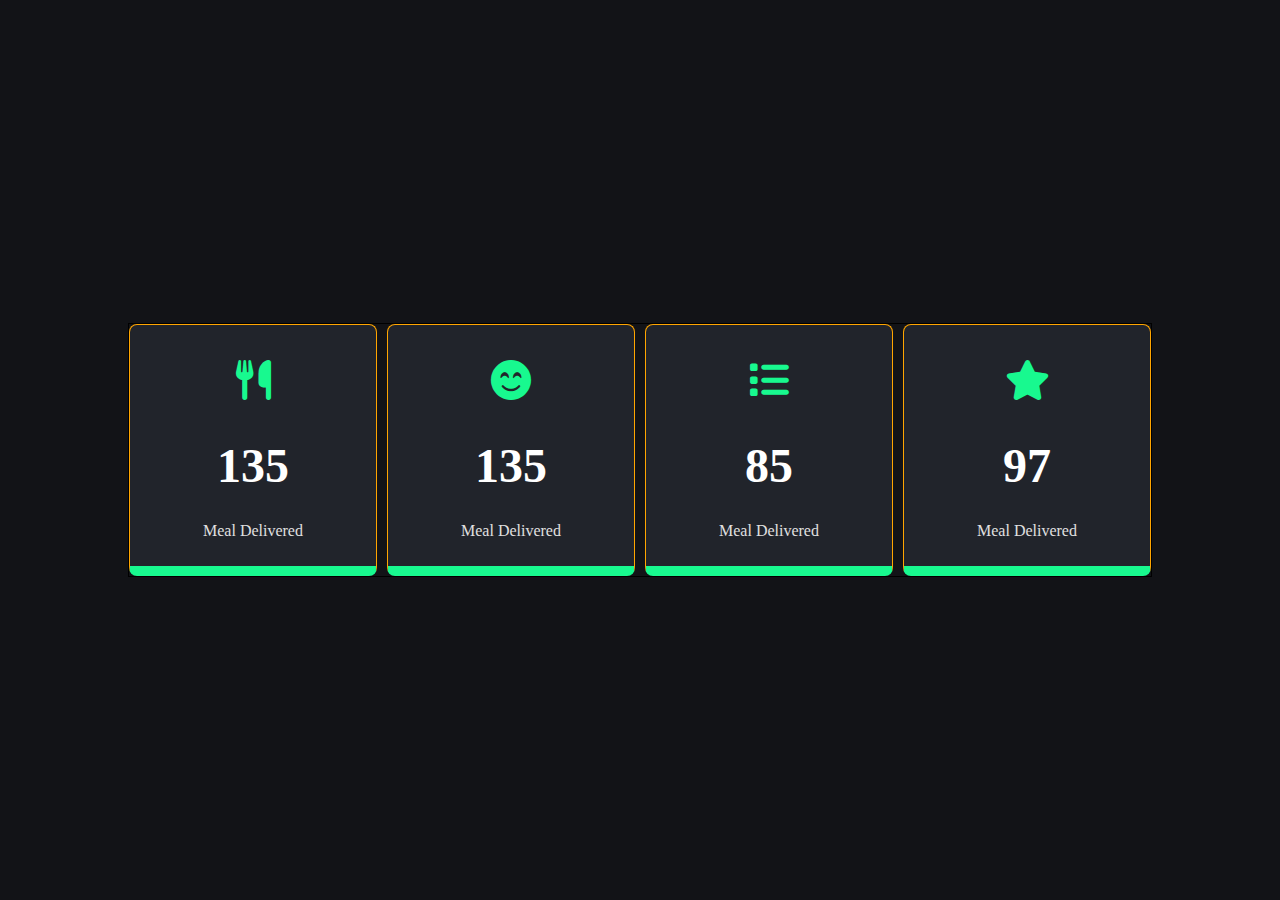
<file: CounterAnimation/index.html>
<!DOCTYPE html>
<html>

<head>
    <meta charset="UTF-8">
    <meta name="viewport" content="width=device-width, initial-scale=1.0">
    <meta http-equiv="X-UA-Compatible" content="IE-edge">
    <link rel="stylesheet" href="https://cdnjs.cloudflare.com/ajax/libs/font-awesome/6.4.0/css/all.min.css">    <link rel="icon" href="assets/counter.png">
    <link rel="stylesheet" href="style.css">
    <title>Counter Animation</title>
    <script src="script.js" defer></script>

</head>

<body>
    <div class="wrapper">
        <div class="container">
            <i class="fa-solid fa-utensils"></i>
            <span class="number" data-value="400">000</span>
            <span class="text">Meal Delivered</span>
        </div>
    
        <div class="container">
            <i class="fa-solid fa-smile-beam"></i>
            <span class="number" data-value="340">000</span>
            <span class="text">Meal Delivered</span>
        </div>
    
        <div class="container">
            <i class="fa-solid fa-list"></i>
            <span class="number" data-value="225">000</span>
            <span class="text">Meal Delivered</span>
        </div>
    
        <div class="container">
            <i class="fa-solid fa-star"></i>
            <span class="number" data-value="280">000</span>
            <span class="text">Meal Delivered</span>
        </div>
    </div>
</body>

</html>
</file>
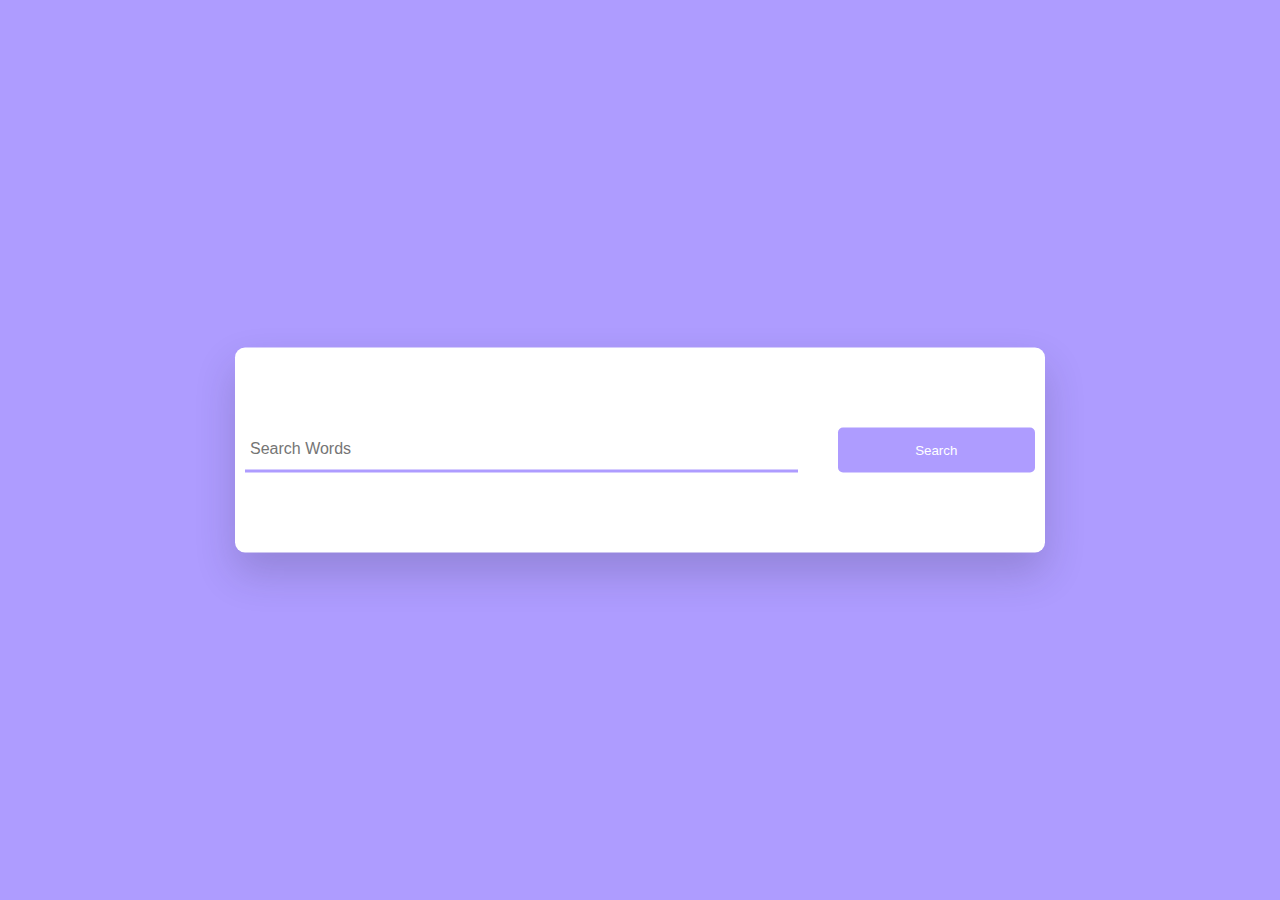
<file: Dictionary/index.html>
<!DOCTYPE html>
<html lang="en">
    <head>
        <meta charset="UTF-8">
        <meta name="viewport" content="width=device-width, initial-scale=1.0">
        <meta http-equiv="X-UA-Compatible" content="IE=edge">
        <link rel="stylesheet" href="https://cdnjs.cloudflare.com/ajax/libs/font-awesome/6.7.2/css/all.min.css">
        <link rel="icon" href="assets/dictionary.png">
        <link rel="stylesheet" href="style.css">
        <script src="script.js" defer></script>
        <title>Dictionary</title>
    </head>
    <body>
        <audio id="sound"></audio>
        <div class="container">
            <div class="search-box">
                <input type="text" placeholder="Search Words" id="inp-word">
                <button id="search-btn">
                    Search
                </button>
            </div>
            <div id="result">
                
            </div>
        </div>
    </body>
</html>
</file>
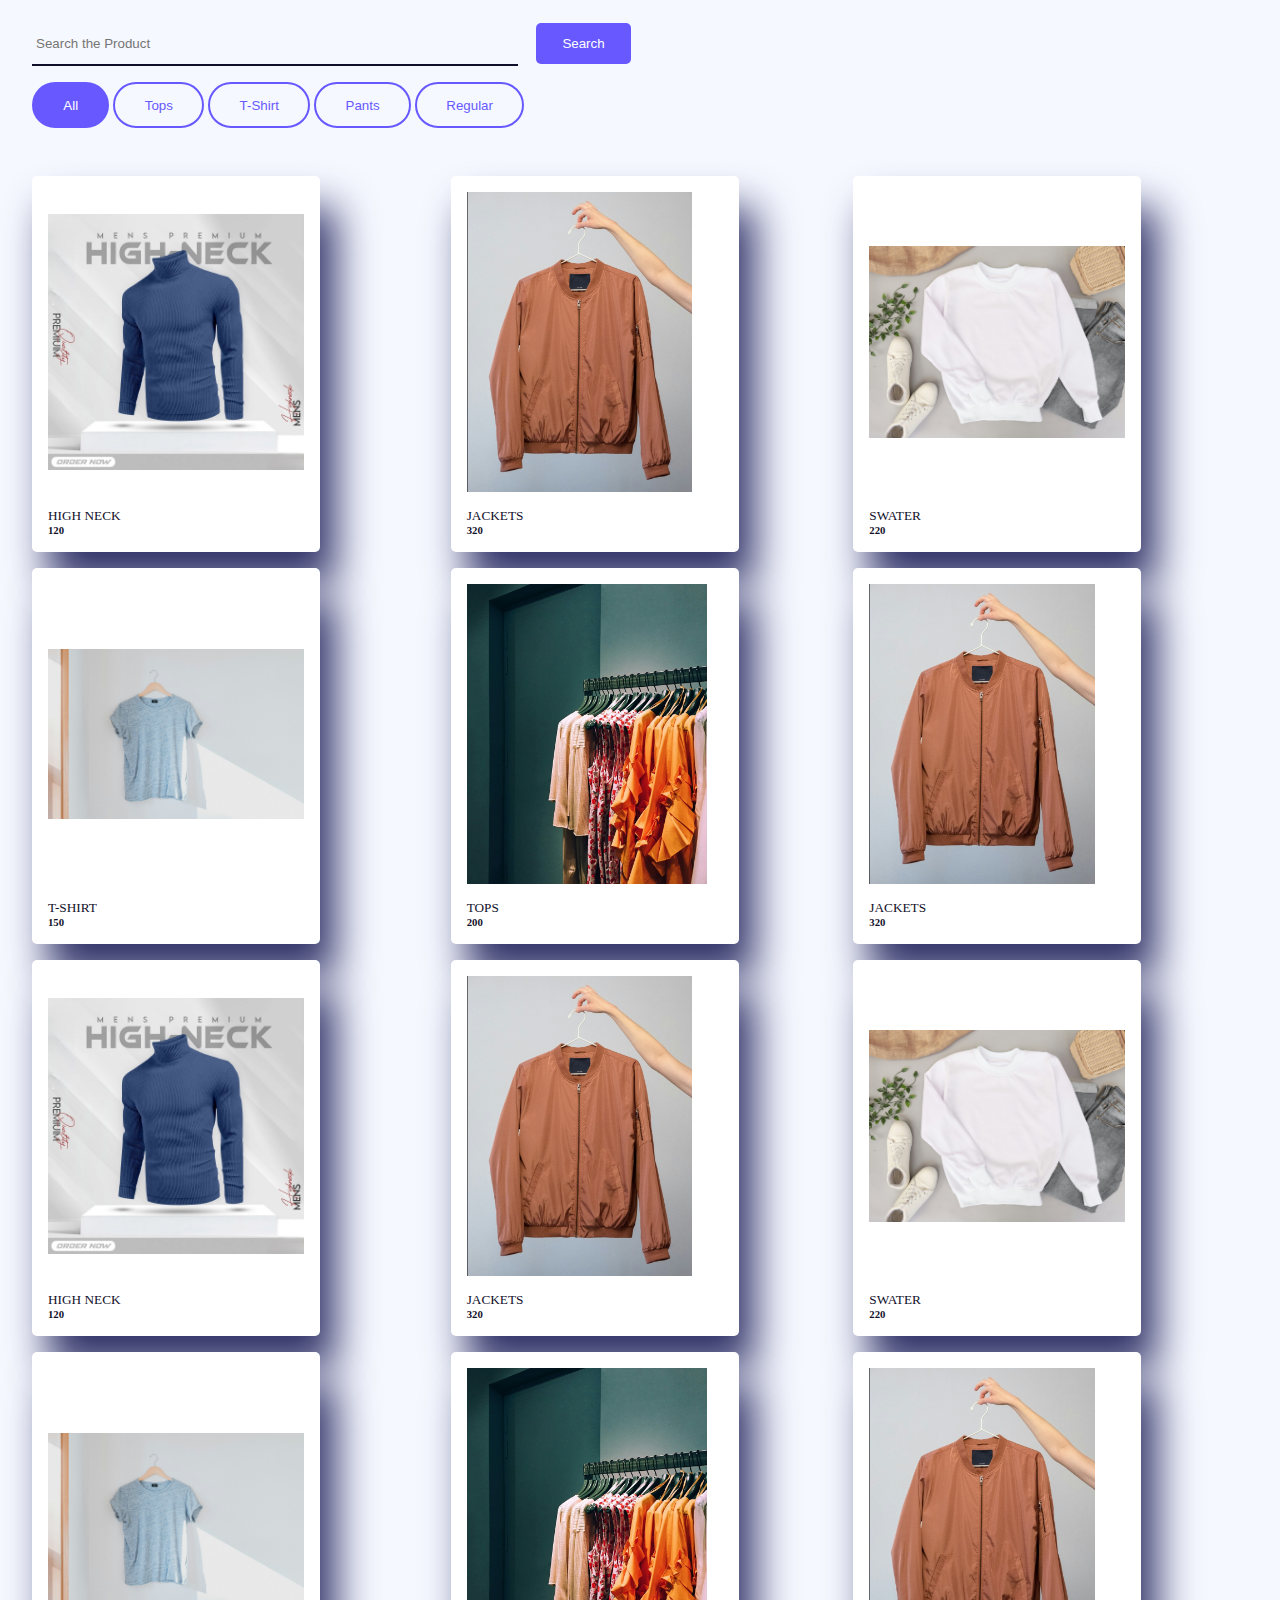
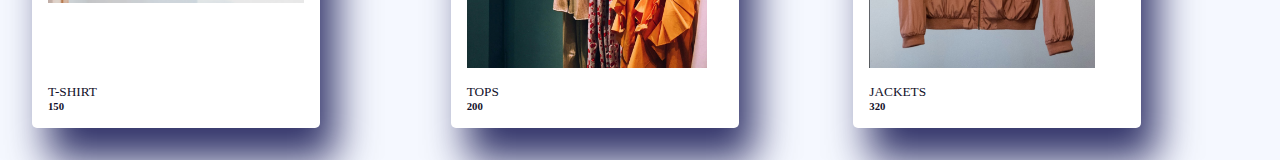
<file: ProductFilterSearch/index.html>
<!DOCTYPE html>
<html>

<head>
    <meta charset="UTF-8">
    <meta name="viewport" content="width=device-width, initial-scale=1.0">
    <meta http-equiv="X-UA-Compatible" content="IE-edge">
    <link rel="preconnect" href="https://fonts.googleapis.com">
    <link rel="preconnect" href="https://fonts.gstatic.com" crossorigin>
    <link
        href="https://fonts.googleapis.com/css2?family=Poppins:ital,wght@0,100;0,200;0,300;0,400;0,500;0,600;0,700;0,800;0,900;1,100;1,200;1,300;1,400;1,500;1,600;1,700;1,800;1,900&display=swap"
        rel="stylesheet">
    <link rel="icon" href="assets/store.png">
    <link rel="stylesheet" href="style.css">
    <title>Product Filter Search</title>
    <script src="script.js" defer></script>
</head>
<body>
    <div class="container">
        <div class="search-container">
            <input type="search" id="search-input" placeholder="Search the Product">
            <button id="search-button">Search</button>
        </div>
        <div id="button">
            <button class="button-value" onclick="filterProduct('All')">All</button>
            <button class="button-value" onclick="filterProduct('Tops')">Tops</button>
            <button class="button-value" onclick="filterProduct('T-Shirt')">T-Shirt</button>
            <button class="button-value" onclick="filterProduct('Pants')">Pants</button>
            <button class="button-value" onclick="filterProduct('Regular')">Regular</button>
        </div>
        <div id="products">

        </div>
    </div>
</body>
</html>
</file>
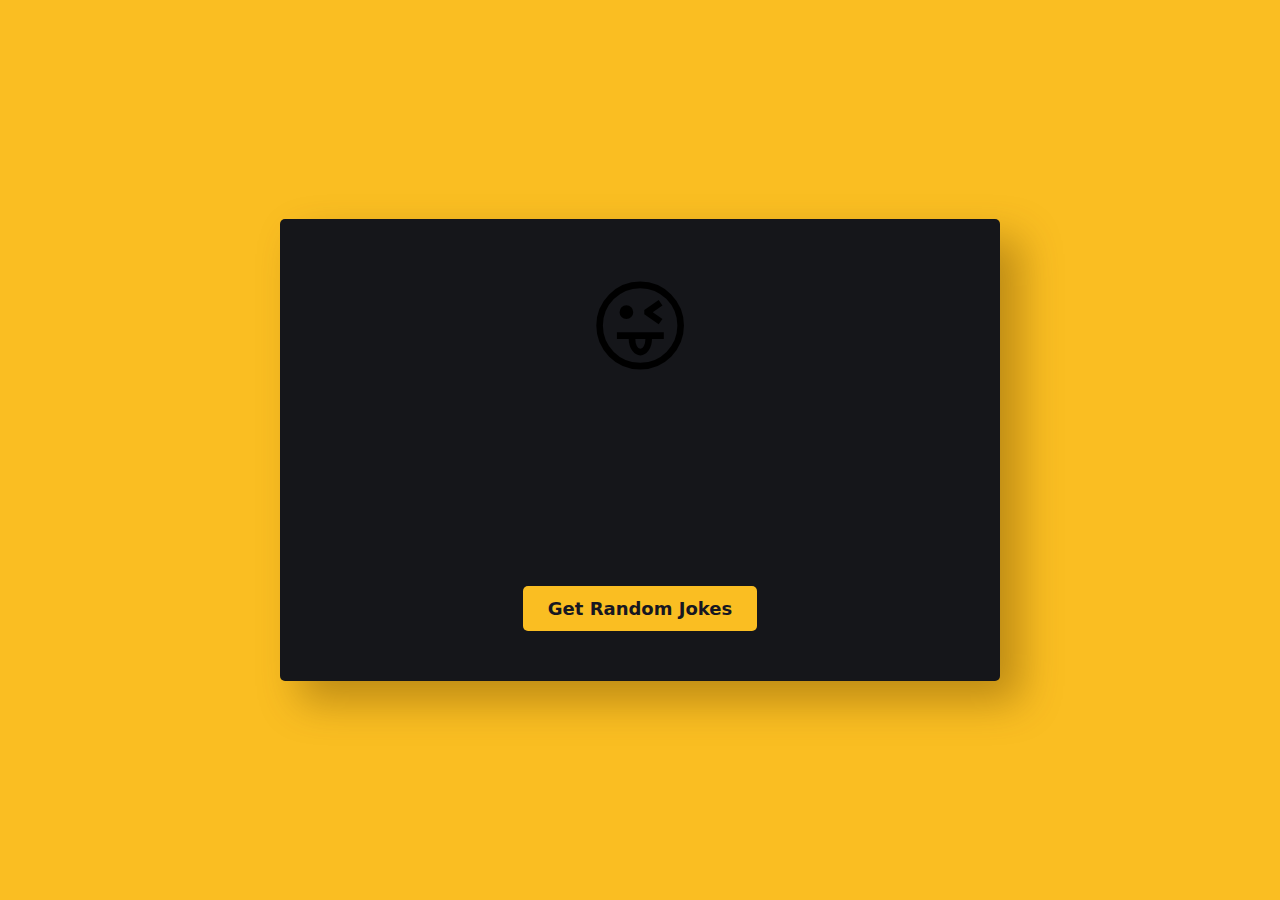
<file: RandomJokeGenerator/index.html>
<!DOCTYPE html>
<html lang="en">

<head>
    <meta charset="UTF-8">
    <meta name="viewport" content="width=device-width, initial-scale=1.0">
    <meta http-equiv="X-UA-Compatible" content="IE-edge">
    <link rel="icon" href="assets/joking.png">
    <link rel="stylesheet" href="style.css">
    <title>Random Joke Generator</title>
    <script src="script.js" defer></script>
</head>

<body>
    <div class="wrapper">
        <span>&#128540;</span>
        <p id="joke-text">
            Lorem ipsum dolor sit amet consectetur adipisicing elit. Quas sint fuga similique explicabo.
            Consectetur
            placeat adipisci inventore! Blanditiis dicta dolorum molestias molestiae ipsa praesentium exercitationem
            cupiditate, velit alias voluptatibus dolore.</p>
        <button id="joke-btn">Get Random Jokes</button>
    </div>
</body>

</html>
</file>
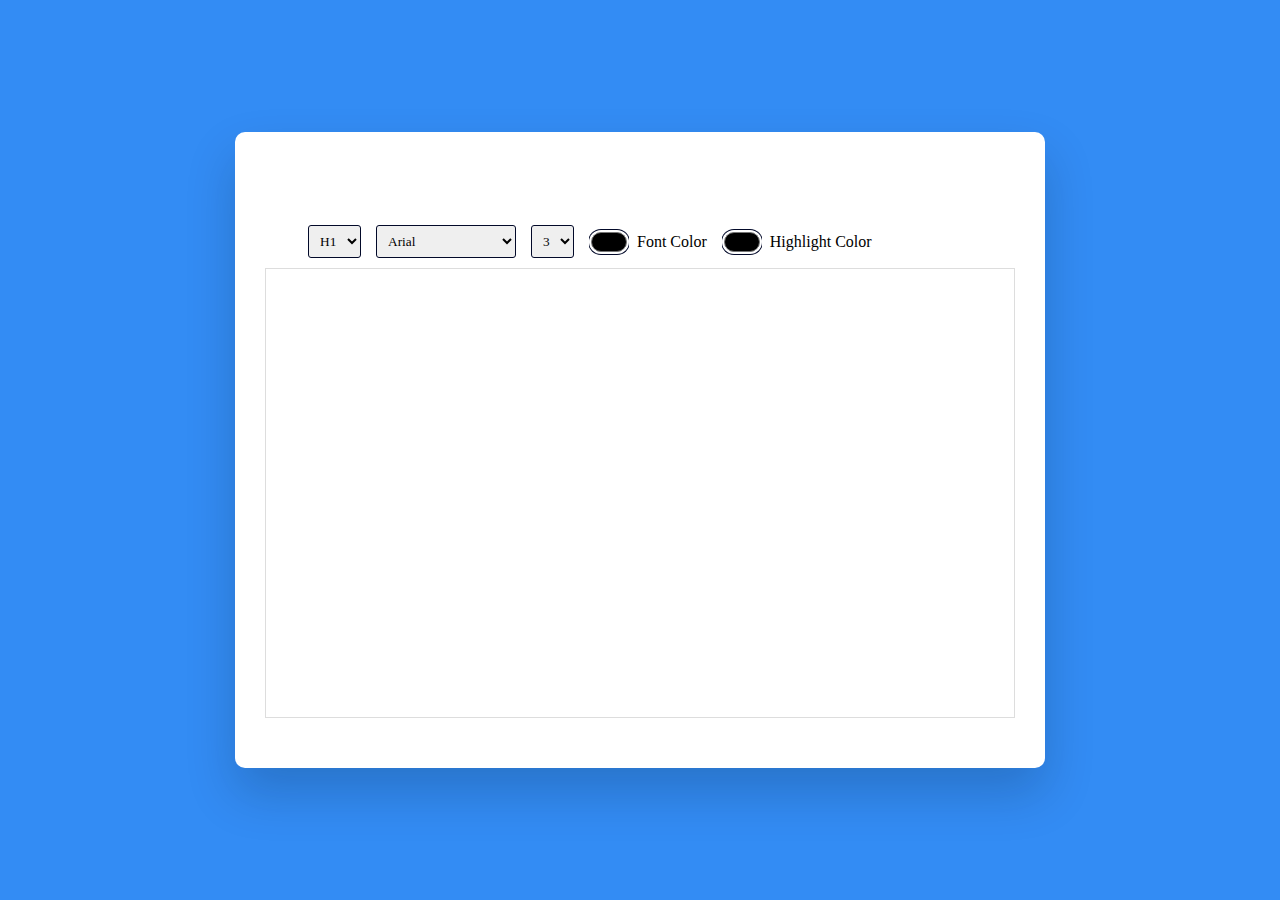
<file: RichTextEditor/index.html>
<!DOCTYPE html>
<html lang="en">

<head>
    <meta charset="UTF-8">
    <meta name="viewport" content="width=device-width, initial-scale=1.0">
    <meta http-equiv="X-UA-Compatible" content="IE=edge">
    <link rel="icon" href="assets/text-editor.png">
    <link rel="stylesheet" href="style.css">
    <link rel="stylesheet" href="https://cdnjs.cloudflare.com/ajax/libs/font-awesome/6.4.0/css/all.min.css"
        integrity="sha512-iecdLmaskl7CVkqkXNQ/ZH/XLlvWZOJyj7Yy7tcenmpD1ypASozpmT/E0iPtmFIB46ZmdtAc9eNBvH0H/ZpiBw=="
        crossorigin="anonymous" referrerpolicy="no-referrer" />
    <title>Rich Text Editor</title>
    <script src="script.js" defer></script>

</head>

<body>
    <div class="container">
        <div class="options">

            <button id="bold" class="option-button format">
                <i class="fa-solid fa-bold"></i>
            </button>
            <button id="italic" class="option-button format">
                <i class="fa-solid fa-italic"></i>
            </button>
            <button id="underline" class="option-button format">
                <i class="fa-solid fa-underline"></i>
            </button>
            <button id="strikethrough" class="option-button format">
                <i class="fa-solid fa-strikethrough"></i>
            </button>

            <button id="superscript" class="option-button script">
                <i class="fa-solid fa-superscript"></i>
            </button>
            <button id="subscript" class="option-button script"></button>
                <i class="fa-solid fa-subscript"></i>
            </button>

            <button id="insertOrderedList" class="option-button">
                <i class="fa-solid fa-list-ol"></i>
            </button>
            <button id="insertUnorderedList" class="option-button">
                <i class="fa-solid fa-list"></i>
            </button>

            <button id="undo" class="option-button">
                <i class="fa-solid fa-rotate-left"></i>
            </button>
            <button id="redo" class="option-button">
                <i class="fa-solid fa-rotate-right"></i>
            </button>
            <button id="createLink" class="adv-option-button">
                <i class="fa fa-link"></i>
            </button>
            <button id="unlink" class="option-button">
                <i class="fa fa-unlink"></i>
            </button>
            <button id="justifyLeft" class="option-button align">
                <i class="fa-solid fa-align-left"></i>
            </button>
            <button id="justifyCenter" class="option-button align">
                <i class="fa-solid fa-align-center"></i>
            </button>
            <button id="justifyRight" class="option-button align">
                <i class="fa-solid fa-align-right"></i>
            </button>
            <button id="justify-full" class="option-button align">
                <i class="fa-solid fa-align-justify"></i>
            </button>
            
            <button id="indent" class="option-button spacing">
                <i class="fa-solid fa-indent"></i>
            </button>
            <button id="outdent" class="option-button spacing">
                <i class="fa-solid fa-outdent"></i>
            </button>

            <!--Selection options-->
            <select id="formatBlock" class="adv-option-button">
                <option value="H1">H1</option>
                <option value="H2">H2</option>
                <option value="H3">H3</option>
                <option value="H4">H4</option>
                <option value="H5">H5</option>
                <option value="H6">H6</option>
            </select>

            <!--Font-->
            <select id="fontName" class="adv-option-button"></select>
            <select id="fontSize" class="adv-option-button"></select>

            <!--Color-->
             <div class="input-wrapper">
                <input type="color" id="foreColor" class="adv-option-button">
                <label for="foreColor">Font Color</label>
            </div>
            <div class="input-wrapper">
                <input type="color" id="backColor" class="adv-option-button">
                <label for="backColor">Highlight Color</label>
            </div>
        </div>
        <div id="text-input" contenteditable="true"></div>
    </div>
</body>

</html>
</file>
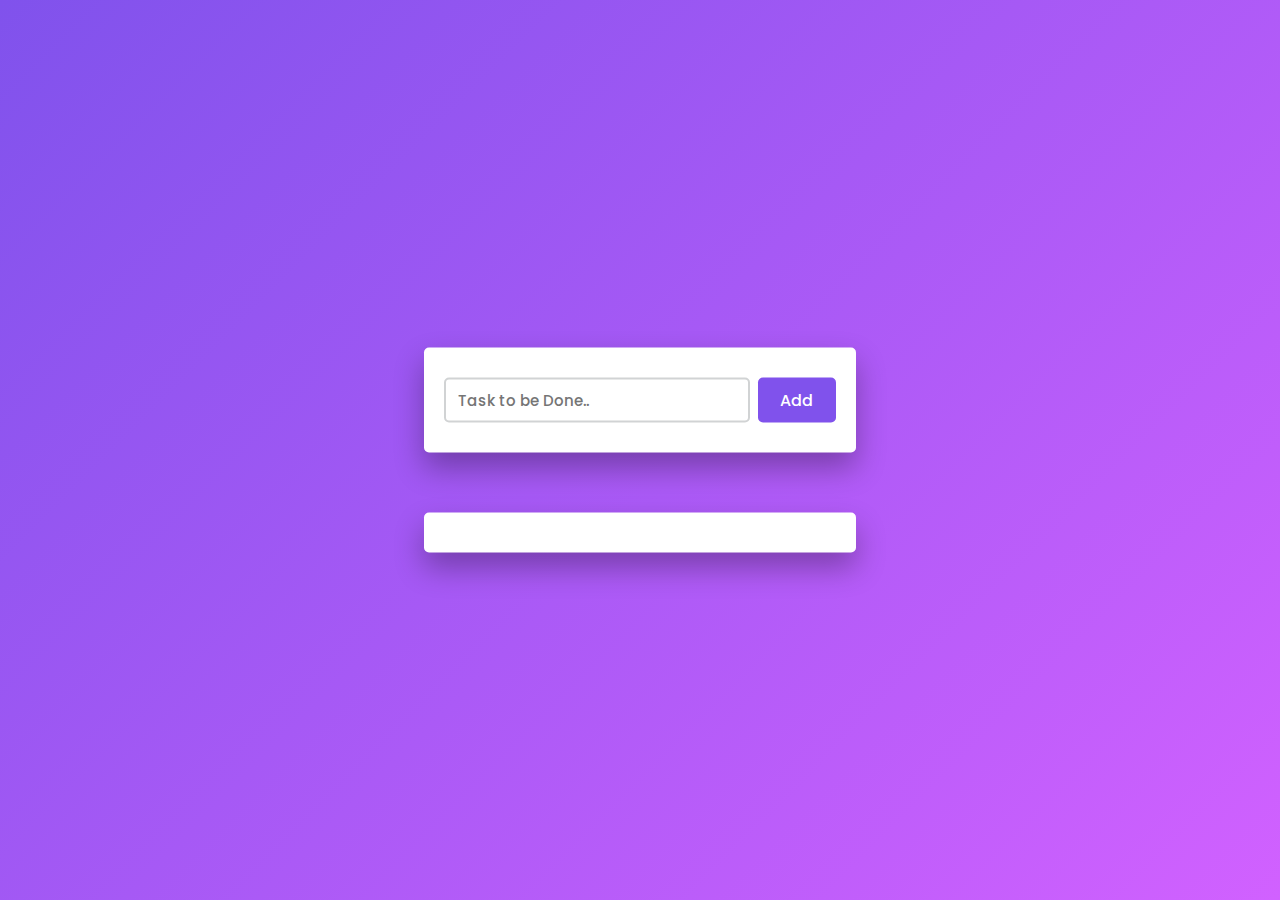
<file: ToDoList/index.html>
<!DOCTYPE html>
<html>

<head>
    <meta charset="UTF-8">
    <meta name="viewport" content="width=device-width, initial-scale=1.0">
    <meta http-equiv="X-UA-Compatible" content="IE-edge">
    <link href="https://fonts.googleapis.com/css2?family=Roboto:ital,wght@0,100..900;1,100..900&display=swap"
        rel="stylesheet">
    <title>To Do List</title>
    <link rel="stylesheet" href="https://cdnjs.cloudflare.com/ajax/libs/font-awesome/6.5.0/css/all.min.css" />
    <link rel="icon" href="assets/checklist.png">
    <link rel="stylesheet" href="style.css">
    <script src="script.js" defer></script>
</head>

<body>
    <div class="container">
        <div class="newtask">
            <input type="text" placeholder="Task to be Done..">
            <button id="push">Add</button>
        </div>
        <div id="tasks">

            
        </div>
    </div>
</body>

</html>
</file>
<file: CounterAnimation/style.css>
* {
  padding: 0;
  margin: 0;
  box-sizing: border-box;
  font-family: serif;
}

body {
  background-color: #121317;
}

.wrapper {
  border: 1px solid black;
  position: absolute;
  width: 80vw;
  transform: translate(-50%, -50%);
  top: 50%;
  left: 50%;
  display: flex;
  justify-content: space-around;
  gap: 10px;
}

.container {
  width: 28vmin;
  height: 28vmin;
  border: 1px solid orange;
  display: flex;
  flex-direction: column;
  justify-content: space-around;
  padding: 1em 0;
  position: relative;
  font-size: 16px;
  border-radius: 0.5em;
  background-color: #21242b;
  border-bottom: 10px solid #18f98f;
}

i {
  color: #18f98f;
  font-size: 2.5em;
  text-align: center;
}

span.number {
  color: #ffffff;
  display: grid;
  place-items: center;
  font-weight: 600;
  font-size: 3em;
}

span.text {
  color: #e0e0e0;
  font-size: 1em;
  text-align: center;
  pad: 0.7em 0;
  font-weight: 400;
  line-height: 0;
}

@media screen and (max-width: 1024px) {
  .wrapper {
    width: 85vw;
  }
  .container {
    height: 26vmin;
    width: 26vmin;
    font-size: 12px;
  }
}

@media screen and (max-width: 768px) {
  .wrapper {
    width: 90vw;
    flex-wrap: wrap;
    gap: 30px;
  }
  .container {
    width: calc(50% - 40px);
    height: 30vmin;
    font-size: 14px;
  }
}

@media screen and (max-width: 480px) {
    .wrapper {
        gap:15px;
    }

    .container {
        width:100%;
        height:25vmin;
        font-size:8px;
    }
}
</file>
<file: Dictionary/style.css>
* {
    padding:0;
    margin:0;
    box-sizing:border-box;
}

*:not(i) {
    font-family: 'Segoe UI', Tahoma, Geneva, Verdana, sans-serif;
}

body {
    background-color:#ae9cff;
}

.container {
    background-color:#ffffff;
    width:90vmin;
    border-radius:10px;
    position:absolute;
    transform:translate(-50%, -50%);
    top:50%;
    left:50%;
    padding:80px 10px;
    box-shadow: 0 20px 40px rgba(38, 33, 61, 0.2);
}

.search-box {
    width:100%;
    display:flex;
    justify-content:space-between;
}

.search-box input {
    padding:5px;
    width:70%;
    border:none;
    outline:none;
    border-bottom:3px solid #ae9cff;
    font-size:16px;
}

.search-box button {
    padding:15px 0;
    width:25%;
    background-color:#ae9cff;
    border:none;
    outline:none;
    color:#ffffff;
    border-radius:5px;
}

.result {
    position:relative;
}

.result h3 {
    font-size:30px;
    color:#1f194c;
}

.result .word {
    display:flex;
    justify-content:space-between;
    margin-top:80px;
}

.result button {
    background-color:transparent;
    color:ae9cff;
    border:none;
    outline:none;
    font-size:18px;
}

.result .details {
    display:flex;
    gap:10px;
    color:#b3b6d4;
    margin:5px 0 20px 0;
    font-size:14px;
}

.word-meaning {
    color:#575a7b;
}

.word-example {
    color:#575a7b;
    font-style:italic;
    border-left: 5px solid #ae9cff;
    padding-left:20px;
    margin-top:30px;
}
</file>
<file: ProductFilterSearch/style.css>
* {
  padding: 0;
  margin: 0;
  box-sizing: border-box;
  border: none;
  outline: none;
  font-family: "Poppins" serif;
}

body {
  background-color: #f5f8ff;
}

.container {
  width: 95%;
  margin: 0 auto;
}

.search-container {
  margin: 1em 0;
}

.search-container input {
  background-color: transparent;
  width: 40%;
  border-bottom: 2px solid #110f29;
  padding: 1em 0.3em;
}

.search-container input:focus {
  border-bottom-color: #6759ff;
}

.search-container button {
  padding: 1em 2em;
  margin-left: 1em;
  background-color: #6759ff;
  color: #ffffff;
  border-radius: 5px;
  margin-top: 0.5em;
}

.button-value {
  border: 2px solid #6759ff;
  padding: 1em 2.2em;
  border-radius: 3em;
  background-color: transparent;
  color: #6759ff;
  cursor: pointer;
}

.active {
  background-color: #6759ff;
  color: #ffffff;
}

#products {
  display: grid;
  grid-template-columns:auto auto auto;
  grid-column-gap:1.5em;
  padding:2em 0;
}

.card {
  box-shadow:1em 2em 2.5em rgba(1, 2, 68, 0.80);
  padding:1em;
  border-radius:5px;
  background-color:#ffffff;
  max-width:18em;
  margin-top:1em;
}

.image-container {
    width:100%;
    height:300px;
    overflow:hidden;
    text-align:center;
}

img {
  max-width:100%;
  height:100%;
  object-fit:contain;
  display:block;
}

.con {
    padding-top:1em;
    color:#110f29;
}

.con h5 {
    font-weight: 500;
}

.hide {
    display:none;
}

@media screen and (max-width:720px) {
    img {
        max-width: 10em;
        object-fit:contain;
        height:10em;
    }

    .card{
        max-width: 10em;
        margin-top:1em;
    }

    #products {
        grid-template-columns:auto auto;
        grid-column-gap: 1em;
    } 
}
</file>
<file: RandomJokeGenerator/style.css>
* {
    padding: 0;
    margin: 0;
    box-sizing:border-box;
    font-family:system-ui, -apple-system, BlinkMacSystemFont, 'Segoe UI', Roboto, Oxygen, Ubuntu, Cantarell, 'Open Sans', 'Helvetica Neue', sans-serif
}

body {
    background-color:#fabe22;
}

.wrapper {
    width:80vmin;
    padding: 50px 40px;
    background-color:#15161a;
    position:absolute;
    transform:translate(-50%, -50%);
    top:50%;
    left:50%;
    border-radius:5px;
    box-shadow:20px 20px 40px rgba(97, 63, 0, 0.4);
}

span {
    display:block;
    text-align:center;
    font-size: 100px;
}

p {
    font-size:16px;
    color:#ffffff;
    font-weight:400;
    text-align:center;
    word-wrap:break-word;
    line-height:35px;
    margin:30px 0;
    opacity: 0;
}

.fade {
    opacity: 1;
    transition: opacity 1.5s;
}

button {
    display:block;
    background-color:#fabe22;
    border:none;
    padding:5px;
    font-size:18px;
    color:#171721;
    font-weight:600;
    padding:12px 25px;
    margin:0 auto;
    border-radius:5px;
    cursor:pointer;
}
</file>
<file: RichTextEditor/style.css>
* {
    padding: 0;
    margin: 0;
    box-sizing:border-box;
}

body {
    background-color:#338cf4;
}

.container {
    background-color:#ffffff;
    width:90vmin;
    padding:50px 30px;
    position:absolute;
    transform:translate(-50%, -50%);
    top:50%;
    left:50%;
    border-radius:10px;
    box-shadow:0 25px 50px rgba(7, 20, 35, 0.2);
}

.options{
    display:flex;
    flex-wrap:wrap;
    align-items:center;
    gap:15px;
}

button {
    height:28px;
    width:28px;
    display:grid;
    place-items:center;
    border-radius:3px;
    border:none;
    background-color:#ffffff;
    outline:none;
    color:#020929;
}

select {
    padding:7px;
    border:1px solid #020929;
    border-radius:3px;
}

.options label,
.options select {
    font-family: 'Times New Roman', Times, serif;
}

.input-wrapper {
    display:flex;
    align-items: center;
    gap:8px;
}

input[type="color"] {
    -webkit-appearance:none;
    -moz-appearance: none;
    appearance: none;
    background-color:transparent;
    width: 40px;
    height: 28px;
    border: none;
    cursor: pointer;
}

input[type="color"]::-webkit-color-swatch {
    border-radius:15px;
    box-shadow:0 0 0 2px #ffffff, 0 0 0 3px #020929;
}

input[type="color"]::-moz-color-swatch {
    border-radius:15px;
    box-shadow:0 0 0 2px #ffffff, 0 0 0 3px #020929;
}

#text-input {
    margin-top:10px;
    border:1px solid #dddddd;
    padding:20px;
    height:50vh;
}

.active {
    background-color:#637fc6;   
}
</file>
<file: ToDoList/style.css>
@import url('https://fonts.googleapis.com/css2?family=Poppins:ital,wght@0,100;0,200;0,300;0,400;0,500;0,600;0,700;0,800;0,900;1,100;1,200;1,300;1,400;1,500;1,600;1,700;1,800;1,900&display=swap');

*,
*:before,
*:after {
  padding: 0;
  margin: 0;
  box-sizing: border-box;
}

body {
  height: 100vh;
  background: linear-gradient(135deg, #8052ec, #d161ff);
  font-family: 'Roboto', serif;
}

.container {
  width: 40%;
  min-width: 450;
  position: absolute;
  transform: translate(-50%, -50%);
  top: 50%;
  left: 50%;
  padding: 30px 40px;
  border-radius: 5px;
}

.newtask {
  position: relative;
  background-color: #ffffff;
  padding: 30px 20px;
  border-radius: 5px;
  box-shadow: 0 15px 30px rgba(0, 0, 0, 0.3);
}

.newtask input {
    width:78%;
    height:45px;
    font-family: 'Poppins', sans-serif;
    font-size:15px;
    border:2px solid #d1d3d4;
    color:#111111;
    font-weight:500;
    padding:12px;
    position:relative;
    border-radius:5px;
}
.newtask input:focus{
    outline:none;
    border-color:#8052ec;
}
.newtask button {
    position: relative;
    float:right;
    width:20%;
    height:45px;
    border-radius:5px;
    font-family:'Poppins', serif;
    font-weight:500;
    font-size:16px;
    background-color:#8052ec;
    border:none;
    color:#ffffff;
}

#tasks {
    background-color:#ffffff;
    padding:20px;
    margin-top:60px;
    border-radius:5px;
    width:100%;
    position:relative;
    box-shadow:0 15px 30px rgba(0, 0, 0, 0.3);
}

.task {
    background-color:#ffffff;
    height:50px;
    padding:5px 10px;
    margin-top:10px;
    display:flex;
    align-items: center;
    justify-content:space-between;
    border-bottom:2px solid #d1d3d4;
    cursor:pointer;
}

.task span {
    font-family:'Poppins', serif;
    font-size:15px;
    font-weight:400;
}

.task button {
    background-color:#8052ec;
    color:#ffffff;
    height:100%;
    width:40px;
    border-radius:5px;
    border:none;
    cursor:pointer;
    outline:none;
}

.completed {
    text-decoration:line-through;
}
</file>
